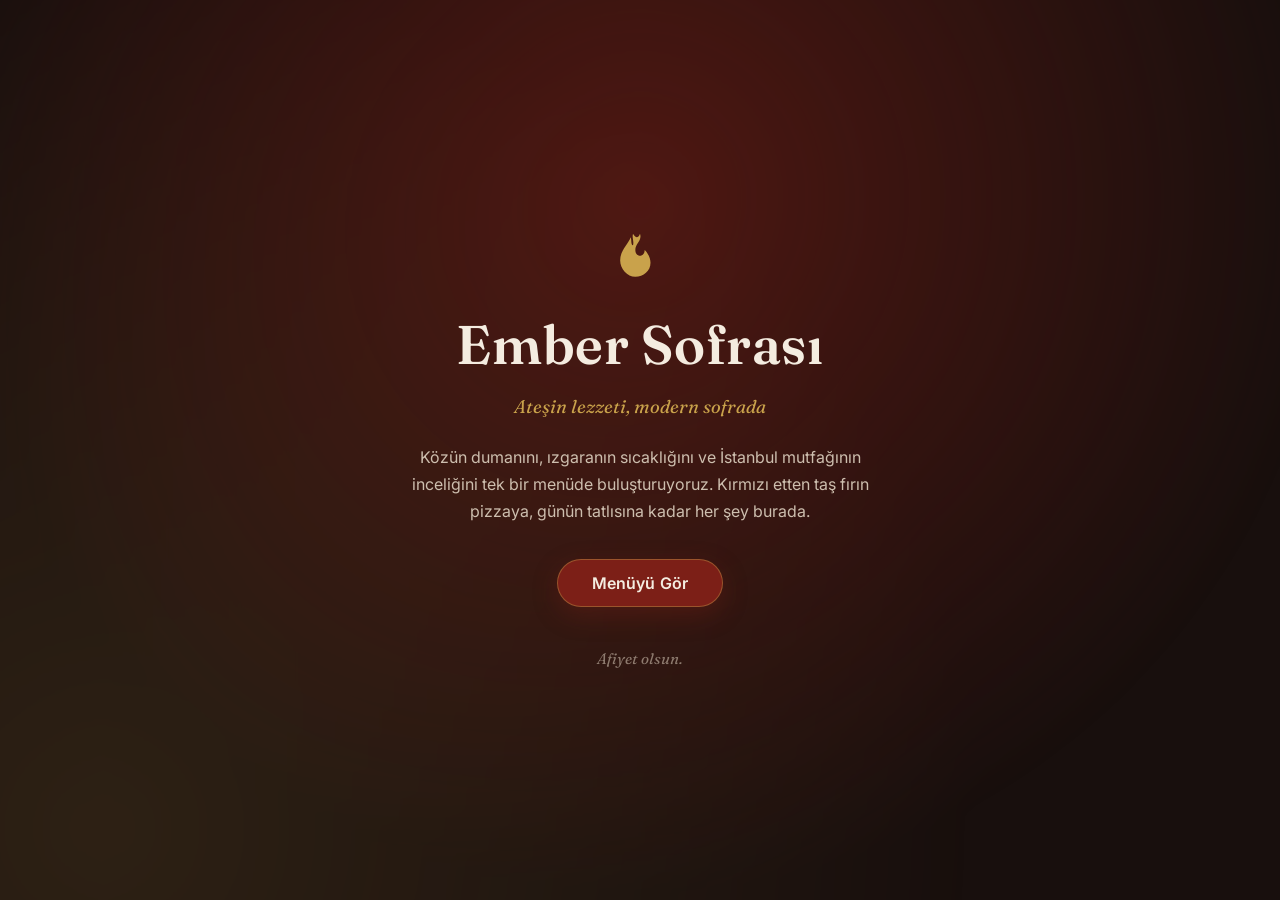
<file: index.html>
<!DOCTYPE html>
<html lang="tr">
<head>
  <meta charset="UTF-8" />
  <meta name="viewport" content="width=device-width, initial-scale=1.0, maximum-scale=1" />
  <title>Ember Sofrası | Anasayfa</title>
  <meta name="description" content="Ember Sofrası — ateşin lezzeti, modern sofrada." />
  <link rel="preconnect" href="https://fonts.googleapis.com">
  <link rel="preconnect" href="https://fonts.gstatic.com" crossorigin>
  <link href="https://fonts.googleapis.com/css2?family=Fraunces:opsz,wght@9..144,400;9..144,500;9..144,600&family=Inter:wght@400;500;600&display=swap" rel="stylesheet">
  <link rel="stylesheet" href="style.css" />
</head>
<body class="home-page">

  <!-- ANA SAYFA: Logo, kısa tanıtım ve menüye geçiş butonu -->
  <main class="hero">
    <!-- Arka planda hafif kor/ateş dokusu -->
    <div class="hero-glow" aria-hidden="true"></div>

    <div class="hero-content">
      <!-- Logo / Restoran adı -->
      <!-- NOT: Kendi logonuzu eklemek için bu img etiketini
           <img src="images/logo.png" alt="Restoran adı"> ile değiştirin,
           ya da metin logo olarak aşağıdaki gibi bırakın. -->
      <div class="brand-mark" aria-hidden="true">
        <svg viewBox="0 0 48 48" class="flame-icon">
          <path d="M24 4c2 6-4 8-4 14 0 3 2 5 4 5s4-2 4-5c3 3 5 7 5 11 0 7-6 12-13 12S7 34 7 27c0-9 7-14 9-20 1 3 0 6 2 7 1-4-1-6 0-10 2 3 4 5 6 0z"/>
        </svg>
      </div>
      <h1 class="brand-name">Ember Sofrası</h1>
      <p class="brand-tagline">Ateşin lezzeti, modern sofrada</p>

      <p class="hero-desc">
        Közün dumanını, ızgaranın sıcaklığını ve İstanbul mutfağının inceliğini
        tek bir menüde buluşturuyoruz. Kırmızı etten taş fırın pizzaya, günün
        tatlısına kadar her şey burada.
      </p>

      <a href="menu.html" class="btn btn-primary">
        Menüyü Gör
      </a>
    </div>

    <p class="hero-footnote">Afiyet olsun.</p>
  </main>

  <script src="script.js"></script>
</body>
</html>
</file>
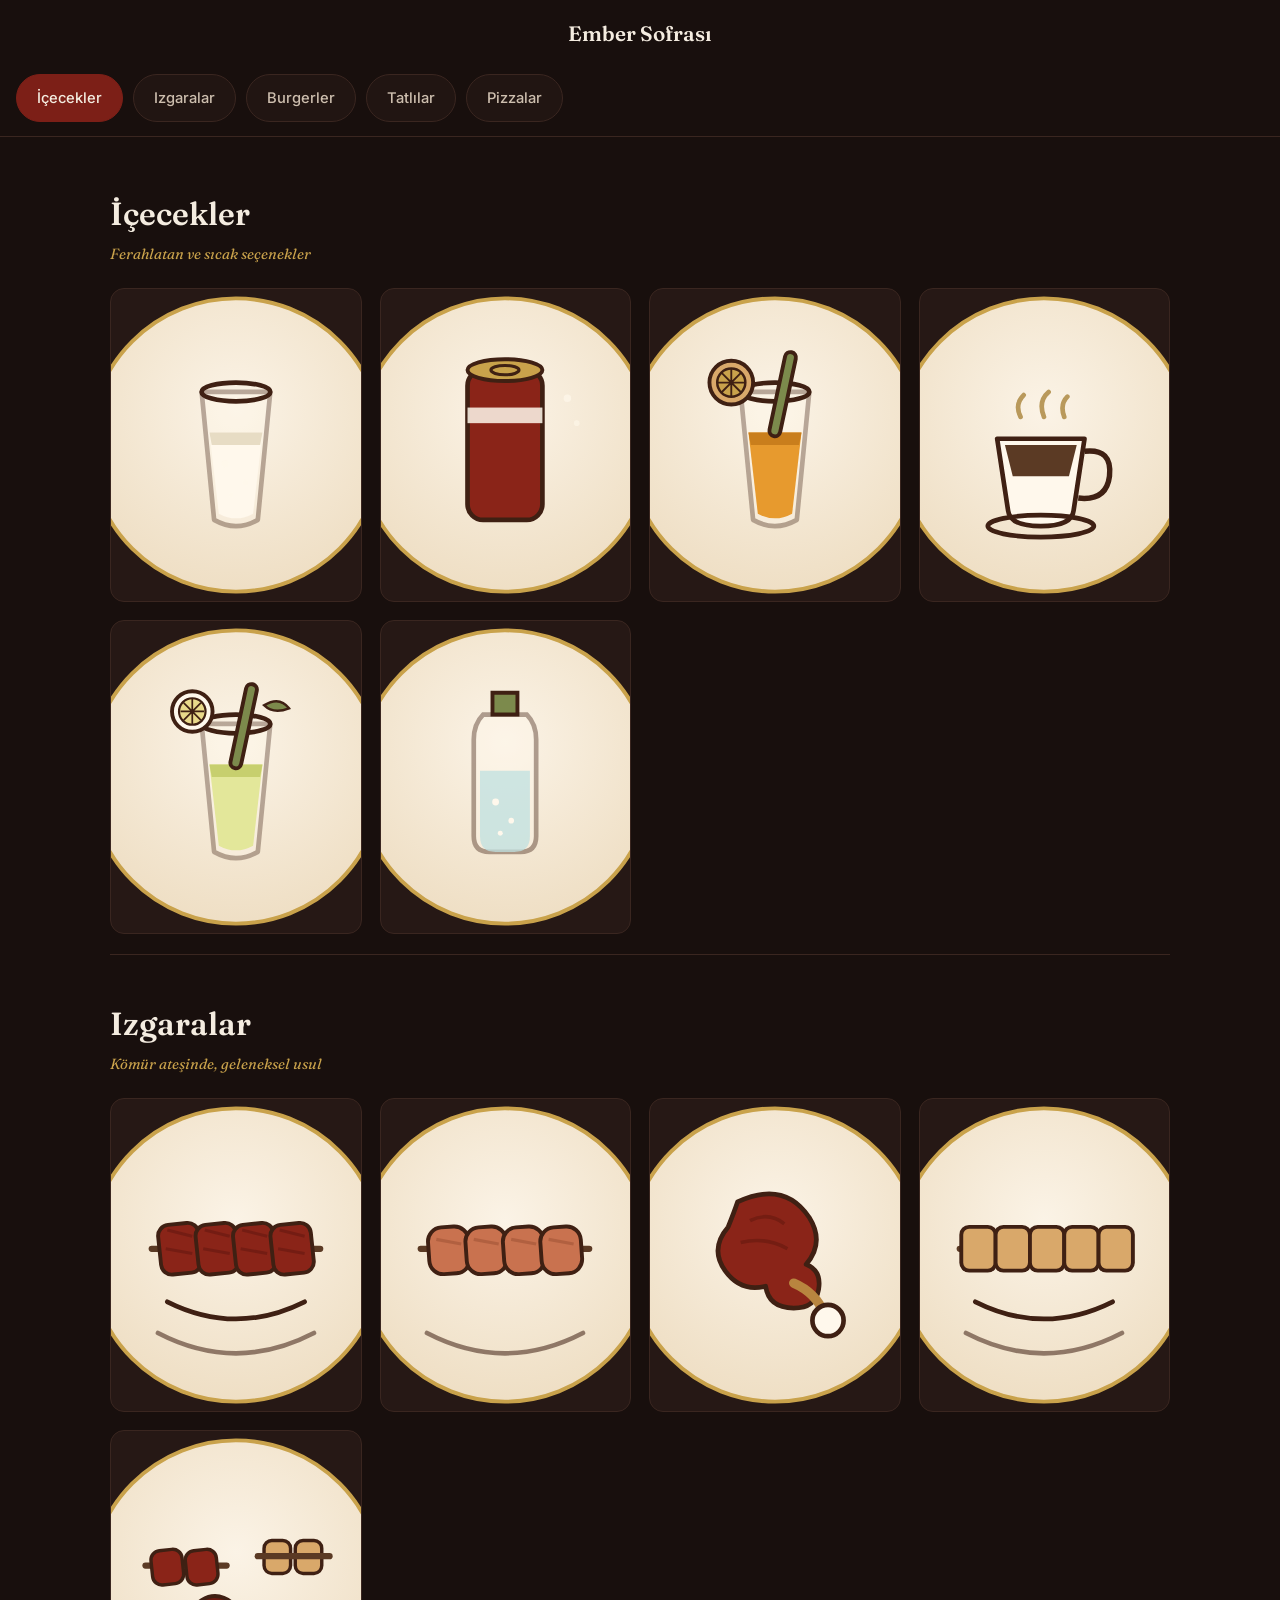
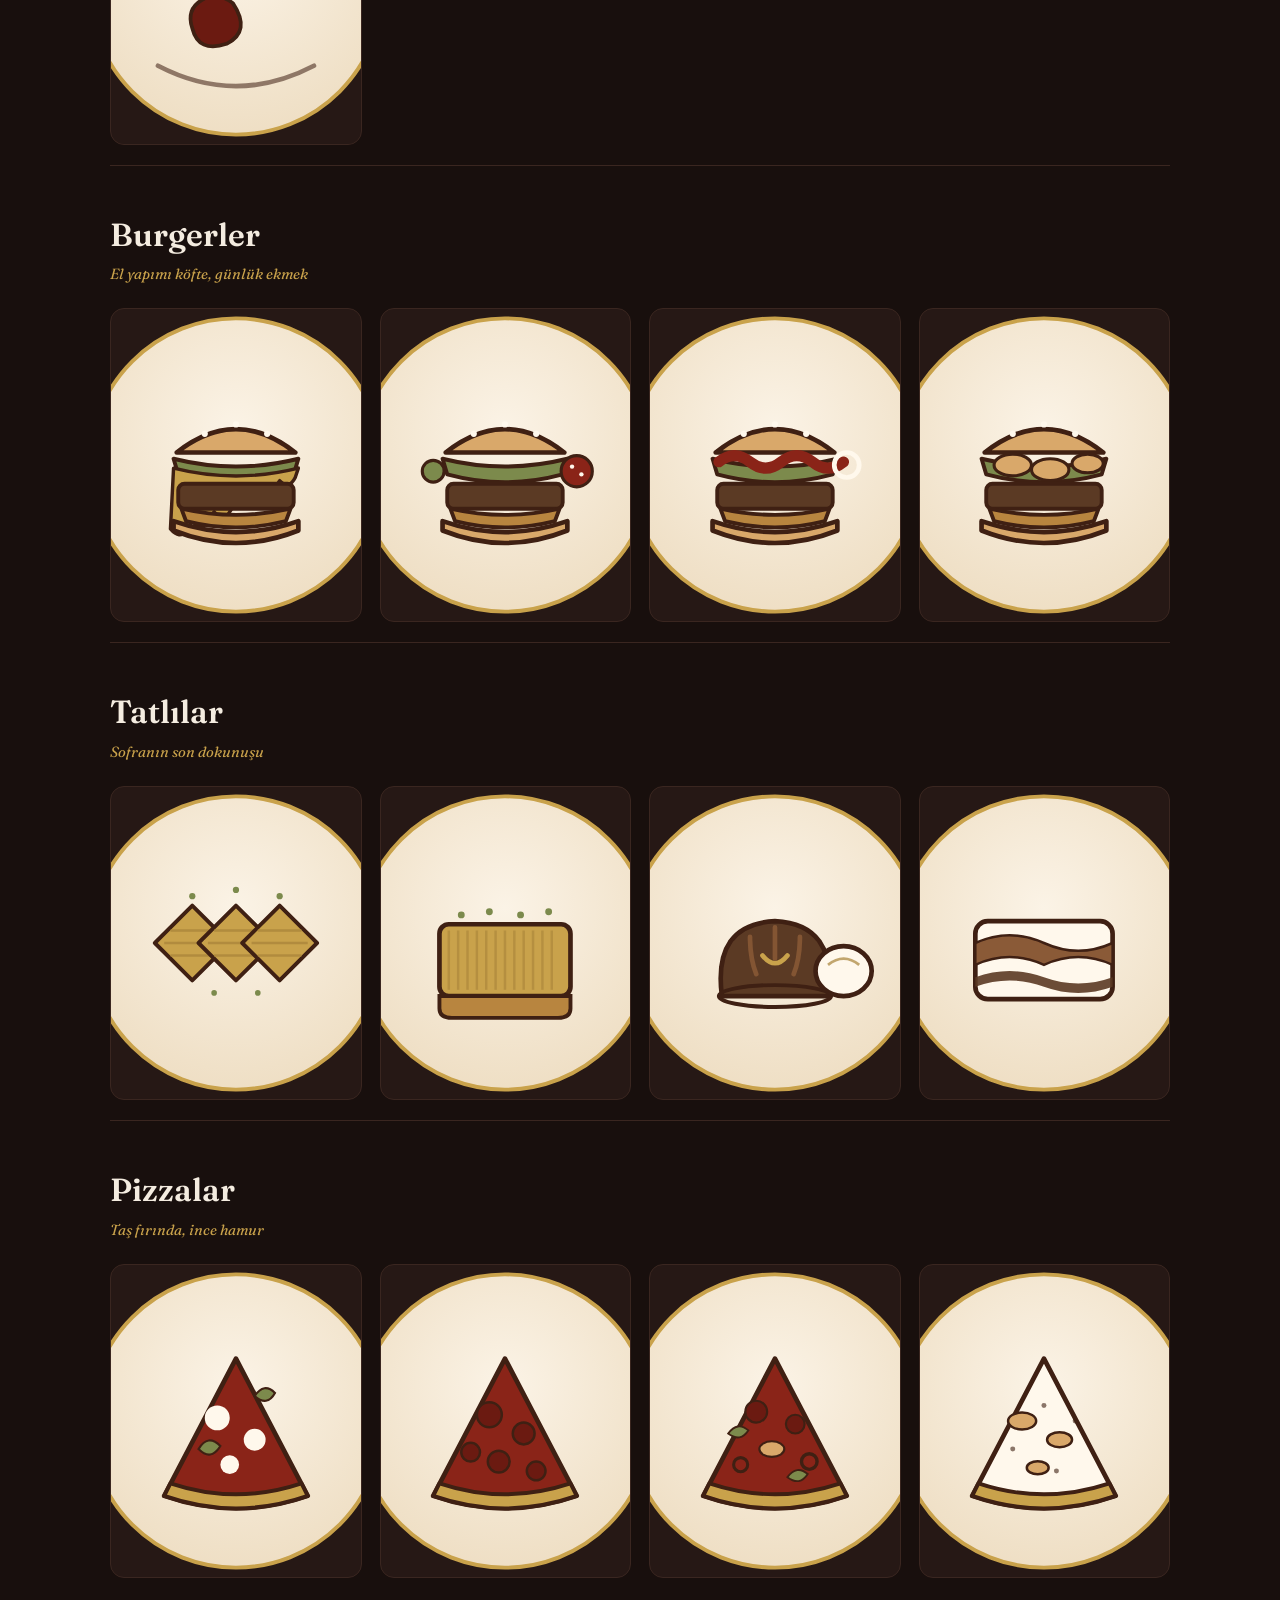
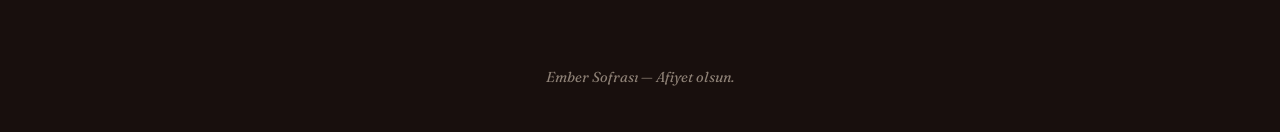
<file: menu.html>
<!DOCTYPE html>

<html lang="tr">
<head>
<meta charset="utf-8"/>
<meta content="width=device-width, initial-scale=1.0, maximum-scale=1" name="viewport"/>
<title>Ember Sofrası | Menü</title>
<meta content="Ember Sofrası dijital menüsü — içecekler, ızgaralar, burgerler, tatlılar ve pizzalar." name="description"/>
<link href="https://fonts.googleapis.com" rel="preconnect"/>
<link crossorigin="" href="https://fonts.gstatic.com" rel="preconnect"/>
<link href="https://fonts.googleapis.com/css2?family=Fraunces:opsz,wght@9..144,400;9..144,500;9..144,600&amp;family=Inter:wght@400;500;600&amp;display=swap" rel="stylesheet"/>
<link href="style.css" rel="stylesheet">
</head>
<body class="menu-page">
<!-- ÜST BAR: Küçük marka başlığı + anasayfaya dönüş -->
<header class="menu-topbar">
<a class="topbar-brand" href="index.html">Ember Sofrası</a>
</header>
<!-- KATEGORİ NAVİGASYONU: yatay, mobilde kaydırılabilir, sticky -->
<nav aria-label="Menü kategorileri" class="category-nav">
<div class="category-nav-scroll">
<button class="category-btn is-active" data-target="icecekler">İçecekler</button>
<button class="category-btn" data-target="izgaralar">Izgaralar</button>
<button class="category-btn" data-target="burgerler">Burgerler</button>
<button class="category-btn" data-target="tatlilar">Tatlılar</button>
<button class="category-btn" data-target="pizzalar">Pizzalar</button>
</div>
</nav>
<main class="menu-content">
<!-- ============ İÇECEKLER ============ -->
<section class="category-section" id="icecekler">
<div class="category-heading">
<h2>İçecekler</h2>
<p class="category-sub">Ferahlatan ve sıcak seçenekler</p>
</div>
<div class="product-grid">
<article aria-expanded="false" aria-label="Ayran, 45 TL. İçeriği görmek için dokunun." class="product-card" role="button" tabindex="0"><div class="card-face card-face--front"><img alt="Ayran" loading="lazy" src="images/ayran.svg"/></div><div class="card-face card-face--back"><h3 class="product-name">Ayran</h3><p class="product-desc">Ev yapımı yoğurt, tuz, buz.</p><span class="product-price">45 TL</span></div></article>
<article aria-expanded="false" aria-label="Kola, 60 TL. İçeriği görmek için dokunun." class="product-card" role="button" tabindex="0"><div class="card-face card-face--front"><img alt="Kola" loading="lazy" src="images/kola.svg"/></div><div class="card-face card-face--back"><h3 class="product-name">Kola</h3><p class="product-desc">330 ml kutu içecek.</p><span class="product-price">60 TL</span></div></article>
<article aria-expanded="false" aria-label="Taze Sıkılmış Portakal Suyu, 75 TL. İçeriği görmek için dokunun." class="product-card" role="button" tabindex="0"><div class="card-face card-face--front"><img alt="Taze Sıkılmış Portakal Suyu" loading="lazy" src="images/portakal-suyu.svg"/></div><div class="card-face card-face--back"><h3 class="product-name">Taze Sıkılmış Portakal Suyu</h3><p class="product-desc">Mevsim portakalından, anında sıkılır.</p><span class="product-price">75 TL</span></div></article>
<article aria-expanded="false" aria-label="Türk Kahvesi, 65 TL. İçeriği görmek için dokunun." class="product-card" role="button" tabindex="0"><div class="card-face card-face--front"><img alt="Türk Kahvesi" loading="lazy" src="images/turk-kahvesi.svg"/></div><div class="card-face card-face--back"><h3 class="product-name">Türk Kahvesi</h3><p class="product-desc">Sade, orta veya şekerli pişirilir, lokum eşliğinde.</p><span class="product-price">65 TL</span></div></article>
<article aria-expanded="false" aria-label="Limonata, 70 TL. İçeriği görmek için dokunun." class="product-card" role="button" tabindex="0"><div class="card-face card-face--front"><img alt="Limonata" loading="lazy" src="images/limonata.svg"/></div><div class="card-face card-face--back"><h3 class="product-name">Limonata</h3><p class="product-desc">Taze limon, nane ve soda.</p><span class="product-price">70 TL</span></div></article>
<article aria-expanded="false" aria-label="Maden Suyu, 40 TL. İçeriği görmek için dokunun." class="product-card" role="button" tabindex="0"><div class="card-face card-face--front"><img alt="Maden Suyu" loading="lazy" src="images/maden-suyu.svg"/></div><div class="card-face card-face--back"><h3 class="product-name">Maden Suyu</h3><p class="product-desc">200 ml, doğal kaynak suyu.</p><span class="product-price">40 TL</span></div></article>
</div>
</section>
<!-- ============ IZGARALAR ============ -->
<section class="category-section" id="izgaralar">
<div class="category-heading">
<h2>Izgaralar</h2>
<p class="category-sub">Kömür ateşinde, geleneksel usul</p>
</div>
<div class="product-grid">
<article aria-expanded="false" aria-label="Adana Kebap, 340 TL. İçeriği görmek için dokunun." class="product-card" role="button" tabindex="0"><div class="card-face card-face--front"><img alt="Adana Kebap" loading="lazy" src="images/adana-kebap.svg"/></div><div class="card-face card-face--back"><h3 class="product-name">Adana Kebap</h3><p class="product-desc">Dana/kuzu eti, közlenmiş biber, domates, pilav, lavaş.</p><span class="product-price">340 TL</span></div></article>
<article aria-expanded="false" aria-label="Urfa Kebap, 340 TL. İçeriği görmek için dokunun." class="product-card" role="button" tabindex="0"><div class="card-face card-face--front"><img alt="Urfa Kebap" loading="lazy" src="images/urfa-kebap.svg"/></div><div class="card-face card-face--back"><h3 class="product-name">Urfa Kebap</h3><p class="product-desc">Acısız kıyma kebabı, közlenmiş sebze, pilav.</p><span class="product-price">340 TL</span></div></article>
<article aria-expanded="false" aria-label="Kuzu Pirzola, 480 TL. İçeriği görmek için dokunun." class="product-card" role="button" tabindex="0"><div class="card-face card-face--front"><img alt="Kuzu Pirzola" loading="lazy" src="images/kuzu-pirzola.svg"/></div><div class="card-face card-face--back"><h3 class="product-name">Kuzu Pirzola</h3><p class="product-desc">Izgara kuzu pirzola, közlenmiş sebzeler, roka salatası.</p><span class="product-price">480 TL</span></div></article>
<article aria-expanded="false" aria-label="Tavuk Şiş, 290 TL. İçeriği görmek için dokunun." class="product-card" role="button" tabindex="0"><div class="card-face card-face--front"><img alt="Tavuk Şiş" loading="lazy" src="images/tavuk-sis.svg"/></div><div class="card-face card-face--back"><h3 class="product-name">Tavuk Şiş</h3><p class="product-desc">Marine edilmiş tavuk göğsü, biber, domates, pilav.</p><span class="product-price">290 TL</span></div></article>
<article aria-expanded="false" aria-label="Karışık Izgara, 520 TL. İçeriği görmek için dokunun." class="product-card" role="button" tabindex="0"><div class="card-face card-face--front"><img alt="Karışık Izgara" loading="lazy" src="images/karisik-izgara.svg"/></div><div class="card-face card-face--back"><h3 class="product-name">Karışık Izgara</h3><p class="product-desc">Adana, pirzola ve tavuk şiş bir arada, közlenmiş sebze.</p><span class="product-price">520 TL</span></div></article>
</div>
</section>
<!-- ============ BURGERLER ============ -->
<section class="category-section" id="burgerler">
<div class="category-heading">
<h2>Burgerler</h2>
<p class="category-sub">El yapımı köfte, günlük ekmek</p>
</div>
<div class="product-grid">
<article aria-expanded="false" aria-label="Cheeseburger, 280 TL. İçeriği görmek için dokunun." class="product-card" role="button" tabindex="0"><div class="card-face card-face--front"><img alt="Cheeseburger" loading="lazy" src="images/cheeseburger.svg"/></div><div class="card-face card-face--back"><h3 class="product-name">Cheeseburger</h3><p class="product-desc">Dana eti, cheddar peyniri, marul, domates, özel sos.</p><span class="product-price">280 TL</span></div></article>
<article aria-expanded="false" aria-label="Klasik Burger, 260 TL. İçeriği görmek için dokunun." class="product-card" role="button" tabindex="0"><div class="card-face card-face--front"><img alt="Klasik Burger" loading="lazy" src="images/klasik-burger.svg"/></div><div class="card-face card-face--back"><h3 class="product-name">Klasik Burger</h3><p class="product-desc">Dana köfte, marul, domates, turşu, ketçap-hardal.</p><span class="product-price">260 TL</span></div></article>
<article aria-expanded="false" aria-label="BBQ Bacon Burger, 320 TL. İçeriği görmek için dokunun." class="product-card" role="button" tabindex="0"><div class="card-face card-face--front"><img alt="BBQ Bacon Burger" loading="lazy" src="images/bbq-bacon-burger.svg"/></div><div class="card-face card-face--back"><h3 class="product-name">BBQ Bacon Burger</h3><p class="product-desc">Dana köfte, dana pastırma, cheddar, BBQ sos, soğan halkası.</p><span class="product-price">320 TL</span></div></article>
<article aria-expanded="false" aria-label="Mantar Burger, 310 TL. İçeriği görmek için dokunun." class="product-card" role="button" tabindex="0"><div class="card-face card-face--front"><img alt="Mantar Burger" loading="lazy" src="images/mantar-burger.svg"/></div><div class="card-face card-face--back"><h3 class="product-name">Mantar Burger</h3><p class="product-desc">Dana köfte, karamelize mantar, füme peynir, trüf mayonez.</p><span class="product-price">310 TL</span></div></article>
</div>
</section>
<!-- ============ TATLILAR ============ -->
<section class="category-section" id="tatlilar">
<div class="category-heading">
<h2>Tatlılar</h2>
<p class="category-sub">Sofranın son dokunuşu</p>
</div>
<div class="product-grid">
<article aria-expanded="false" aria-label="Baklava, 180 TL. İçeriği görmek için dokunun." class="product-card" role="button" tabindex="0"><div class="card-face card-face--front"><img alt="Baklava" loading="lazy" src="images/baklava.svg"/></div><div class="card-face card-face--back"><h3 class="product-name">Baklava</h3><p class="product-desc">Antep fıstıklı, ince yufka, hafif şerbetli.</p><span class="product-price">180 TL</span></div></article>
<article aria-expanded="false" aria-label="Künefe, 200 TL. İçeriği görmek için dokunun." class="product-card" role="button" tabindex="0"><div class="card-face card-face--front"><img alt="Künefe" loading="lazy" src="images/kunefe.svg"/></div><div class="card-face card-face--back"><h3 class="product-name">Künefe</h3><p class="product-desc">Sıcak servis, kaymaklı, fıstıklı.</p><span class="product-price">200 TL</span></div></article>
<article aria-expanded="false" aria-label="Sufle, 190 TL. İçeriği görmek için dokunun." class="product-card" role="button" tabindex="0"><div class="card-face card-face--front"><img alt="Sufle" loading="lazy" src="images/sufle.svg"/></div><div class="card-face card-face--back"><h3 class="product-name">Sufle</h3><p class="product-desc">Sıcak çikolatalı sufle, vanilyalı dondurma eşliğinde.</p><span class="product-price">190 TL</span></div></article>
<article aria-expanded="false" aria-label="Kazandibi, 150 TL. İçeriği görmek için dokunun." class="product-card" role="button" tabindex="0"><div class="card-face card-face--front"><img alt="Kazandibi" loading="lazy" src="images/kazandibi.svg"/></div><div class="card-face card-face--back"><h3 class="product-name">Kazandibi</h3><p class="product-desc">Geleneksel süt tatlısı, karamelize taban.</p><span class="product-price">150 TL</span></div></article>
</div>
</section>
<!-- ============ PİZZALAR ============ -->
<section class="category-section" id="pizzalar">
<div class="category-heading">
<h2>Pizzalar</h2>
<p class="category-sub">Taş fırında, ince hamur</p>
</div>
<div class="product-grid">
<article aria-expanded="false" aria-label="Margherita, 240 TL. İçeriği görmek için dokunun." class="product-card" role="button" tabindex="0"><div class="card-face card-face--front"><img alt="Margherita" loading="lazy" src="images/margherita.svg"/></div><div class="card-face card-face--back"><h3 class="product-name">Margherita</h3><p class="product-desc">Domates sos, mozzarella, taze fesleğen.</p><span class="product-price">240 TL</span></div></article>
<article aria-expanded="false" aria-label="Sucuklu Pizza, 280 TL. İçeriği görmek için dokunun." class="product-card" role="button" tabindex="0"><div class="card-face card-face--front"><img alt="Sucuklu Pizza" loading="lazy" src="images/sucuklu-pizza.svg"/></div><div class="card-face card-face--back"><h3 class="product-name">Sucuklu Pizza</h3><p class="product-desc">Domates sos, mozzarella, kangal sucuk.</p><span class="product-price">280 TL</span></div></article>
<article aria-expanded="false" aria-label="Karışık Pizza, 300 TL. İçeriği görmek için dokunun." class="product-card" role="button" tabindex="0"><div class="card-face card-face--front"><img alt="Karışık Pizza" loading="lazy" src="images/karisik-pizza.svg"/></div><div class="card-face card-face--back"><h3 class="product-name">Karışık Pizza</h3><p class="product-desc">Sucuk, sosis, mantar, biber, zeytin.</p><span class="product-price">300 TL</span></div></article>
<article aria-expanded="false" aria-label="Truffle Pizza, 340 TL. İçeriği görmek için dokunun." class="product-card" role="button" tabindex="0"><div class="card-face card-face--front"><img alt="Truffle Pizza" loading="lazy" src="images/truffle-pizza.svg"/></div><div class="card-face card-face--back"><h3 class="product-name">Truffle Pizza</h3><p class="product-desc">Beyaz sos, mantar, trüf yağı, parmesan.</p><span class="product-price">340 TL</span></div></article>
</div>
</section>
</main>
<footer class="menu-footer">
<p>Ember Sofrası — Afiyet olsun.</p>
</footer>
<script src="script.js"></script>
</body>
</html>
</file>
<file: style.css>
/* =========================================================
   EMBER SOFRASI — DİJİTAL MENÜ STİL DOSYASI
   Tasarım dili: koyu kor/oxblood kırmızı zemin + altın vurgular
   Tipografi: Fraunces (başlıklar) + Inter (gövde metni / arayüz)
   ========================================================= */

/* ---------- 1. TASARIM TOKENLARI (Renk / Tipografi / Boşluk) ---------- */
:root {
  /* Renkler */
  --color-bg: #180f0d;              /* ana zemin: derin, sıcak kömür-siyahı */
  --color-bg-soft: #211512;         /* biraz daha açık zemin (bölüm ayrımı için) */
  --color-surface: #261815;         /* ürün kartı yüzeyi */
  --color-surface-hover: #2e1d19;   /* kart hover durumu */
  --color-oxblood: #7c1f17;         /* ana kırmızı (koyu/oxblood) */
  --color-oxblood-light: #9c2c20;   /* buton hover kırmızısı */
  --color-ember: #c7301f;           /* canlı vurgu kırmızısı (az kullanılır) */
  --color-gold: #c9a24b;            /* altın vurgu */
  --color-gold-soft: #c9a24b66;     /* yarı saydam altın (çizgiler için) */
  --color-cream: #f4ece0;           /* ana metin rengi (koyu zeminde) */
  --color-cream-dim: #cdbeae;       /* ikincil metin rengi */
  --color-line: #3a2620;            /* ince ayraç çizgisi */

  /* Tipografi */
  --font-display: "Fraunces", Georgia, serif;
  --font-body: "Inter", -apple-system, BlinkMacSystemFont, "Segoe UI", sans-serif;

  /* Boşluk / ölçek */
  --radius-card: 14px;
  --radius-btn: 999px;
  --max-width: 1100px;

  /* Dokunmatik hedef minimum boyutu */
  --touch-target: 48px;
}

/* ---------- 2. TEMEL SIFIRLAMA ---------- */
* {
  margin: 0;
  padding: 0;
  box-sizing: border-box;
}

html {
  scroll-behavior: smooth; /* kategori linklerinde smooth scroll için */
}

body {
  background-color: var(--color-bg);
  color: var(--color-cream);
  font-family: var(--font-body);
  line-height: 1.55;
  -webkit-font-smoothing: antialiased;
  min-height: 100vh;
}

img {
  display: block;
  max-width: 100%;
}

a {
  color: inherit;
  text-decoration: none;
}

button {
  font-family: inherit;
  border: none;
  background: none;
  cursor: pointer;
}

/* Hareket azaltma tercihine saygı */
@media (prefers-reduced-motion: reduce) {
  html { scroll-behavior: auto; }
  *, *::before, *::after {
    animation-duration: 0.001ms !important;
    transition-duration: 0.001ms !important;
  }
}

/* Klavye ile gezinen kullanıcılar için görünür odak halkası */
a:focus-visible,
button:focus-visible,
[role="button"]:focus-visible {
  outline: 2px solid var(--color-gold);
  outline-offset: 3px;
  border-radius: 4px;
}

/* =========================================================
   3. ANA SAYFA
   ========================================================= */
.hero {
  position: relative;
  min-height: 100svh;
  display: flex;
  flex-direction: column;
  align-items: center;
  justify-content: center;
  text-align: center;
  padding: 32px 24px;
  overflow: hidden;
}

/* Arka planda hafif, yavaş nefes alan kor parıltısı — tek, kontrollü hareket */
.hero-glow {
  position: absolute;
  inset: -20%;
  background:
    radial-gradient(circle at 50% 30%, rgba(124, 31, 23, 0.55), transparent 55%),
    radial-gradient(circle at 20% 80%, rgba(201, 162, 75, 0.12), transparent 50%);
  filter: blur(10px);
  animation: emberBreathe 8s ease-in-out infinite;
  pointer-events: none;
}

@keyframes emberBreathe {
  0%, 100% { opacity: 0.75; transform: scale(1); }
  50% { opacity: 1; transform: scale(1.05); }
}

.hero-content {
  position: relative;
  z-index: 1;
  max-width: 480px;
  display: flex;
  flex-direction: column;
  align-items: center;
}

.brand-mark {
  width: 56px;
  height: 56px;
  margin-bottom: 18px;
  color: var(--color-gold);
}

.flame-icon {
  width: 100%;
  height: 100%;
  fill: currentColor;
}

.brand-name {
  font-family: var(--font-display);
  font-weight: 600;
  font-size: clamp(2.4rem, 9vw, 3.4rem);
  letter-spacing: 0.01em;
  color: var(--color-cream);
}

.brand-tagline {
  font-family: var(--font-display);
  font-style: italic;
  font-weight: 400;
  font-size: 1.15rem;
  color: var(--color-gold);
  margin-top: 6px;
}

.hero-desc {
  margin-top: 22px;
  font-size: 1rem;
  color: var(--color-cream-dim);
  line-height: 1.7;
}

.hero-footnote {
  position: relative;
  z-index: 1;
  margin-top: 40px;
  font-family: var(--font-display);
  font-style: italic;
  color: var(--color-cream-dim);
  opacity: 0.6;
  font-size: 0.95rem;
}

/* ---------- Butonlar ---------- */
.btn {
  display: inline-flex;
  align-items: center;
  justify-content: center;
  min-height: var(--touch-target);
  padding: 0 34px;
  margin-top: 34px;
  border-radius: var(--radius-btn);
  font-family: var(--font-body);
  font-weight: 600;
  font-size: 1rem;
  letter-spacing: 0.01em;
  transition: transform 0.18s ease, background-color 0.18s ease, box-shadow 0.18s ease;
}

.btn-primary {
  background-color: var(--color-oxblood);
  color: var(--color-cream);
  border: 1px solid var(--color-gold-soft);
  box-shadow: 0 8px 24px rgba(124, 31, 23, 0.35);
}

.btn-primary:hover,
.btn-primary:focus-visible {
  background-color: var(--color-oxblood-light);
  transform: translateY(-2px);
  box-shadow: 0 10px 28px rgba(124, 31, 23, 0.45);
}

.btn-primary:active {
  transform: translateY(0);
}

/* =========================================================
   4. MENÜ SAYFASI — ÜST BAR
   ========================================================= */
.menu-topbar {
  padding: 18px 24px 10px;
  text-align: center;
}

.topbar-brand {
  font-family: var(--font-display);
  font-weight: 600;
  font-size: 1.3rem;
  color: var(--color-cream);
}

/* ---------- Kategori navigasyonu: yatay, sticky, kaydırılabilir ---------- */
.category-nav {
  position: sticky;
  top: 0;
  z-index: 10;
  background-color: var(--color-bg);
  border-bottom: 1px solid var(--color-line);
  padding: 10px 0;
}

.category-nav-scroll {
  display: flex;
  gap: 10px;
  overflow-x: auto;
  scroll-behavior: smooth;
  padding: 4px 16px;
  /* Mobil tarayıcılarda kaydırma çubuğunu gizle */
  scrollbar-width: none;
  -ms-overflow-style: none;
}

.category-nav-scroll::-webkit-scrollbar {
  display: none;
}

.category-btn {
  flex: 0 0 auto;
  min-height: var(--touch-target);
  padding: 0 20px;
  border-radius: var(--radius-btn);
  border: 1px solid var(--color-line);
  background-color: var(--color-bg-soft);
  color: var(--color-cream-dim);
  font-size: 0.92rem;
  font-weight: 500;
  white-space: nowrap;
  transition: background-color 0.18s ease, color 0.18s ease, border-color 0.18s ease;
}

.category-btn:hover {
  border-color: var(--color-gold-soft);
  color: var(--color-cream);
}

.category-btn.is-active {
  background-color: var(--color-oxblood);
  border-color: var(--color-oxblood);
  color: var(--color-cream);
}

/* =========================================================
   5. MENÜ İÇERİĞİ — KATEGORİ BÖLÜMLERİ VE ÜRÜN KARTLARI
   ========================================================= */
.menu-content {
  max-width: var(--max-width);
  margin: 0 auto;
  padding: 8px 20px 40px;
}

.category-section {
  padding-top: 44px;
  padding-bottom: 12px;
  /* sticky üst bara takılmaması için kaydırma hedefine pay bırak */
  scroll-margin-top: 78px;
  border-bottom: 1px solid var(--color-line);
}

.category-section:last-of-type {
  border-bottom: none;
}

.category-heading {
  margin-bottom: 22px;
}

.category-heading h2 {
  font-family: var(--font-display);
  font-weight: 600;
  font-size: clamp(1.6rem, 5vw, 2rem);
  color: var(--color-cream);
}

.category-sub {
  margin-top: 4px;
  font-size: 0.92rem;
  color: var(--color-gold);
  font-family: var(--font-display);
  font-style: italic;
}

/* ---------- Ürün ızgarası ---------- */
/* Kutucuklar artık yalnızca görsel gösterdiği için mobilde 2 sütun
   halinde, bir fotoğraf galerisi gibi düzenlenir. */
.product-grid {
  display: grid;
  grid-template-columns: repeat(2, 1fr);
  gap: 14px;
  padding-bottom: 8px;
}

@media (min-width: 620px) {
  .product-grid {
    grid-template-columns: repeat(3, 1fr);
    gap: 18px;
  }
}

@media (min-width: 960px) {
  .product-grid {
    grid-template-columns: repeat(4, 1fr);
  }
}

/* ---------- Ürün kutucuğu ----------
   Kutucuk sabit boyutlu bir "pencere" (overflow: hidden). İçinde iki
   katman üst üste durur: ön yüz (yalnızca görsel) ve arka yüz (isim,
   içerik, fiyat). Varsayılanda ön yüz görünür, arka yüz kutunun hemen
   altında bekler. Tıklanınca ön yüz yukarı kayıp kayboluyor, arka yüz
   aşağıdan yukarı kayarak onun yerini alıyor — ikisi de aynı kutu
   sınırları içinde kalıyor. */
.product-card {
  position: relative;
  aspect-ratio: 4 / 5;
  border-radius: var(--radius-card);
  overflow: hidden;
  background-color: var(--color-surface);
  border: 1px solid var(--color-line);
  cursor: pointer;
  transition: border-color 0.3s ease, box-shadow 0.3s ease;
}

/* Fare kullanan cihazlarda hafif bir "tıklanabilir" ipucu */
@media (hover: hover) and (pointer: fine) {
  .product-card:hover,
  .product-card:focus-visible {
    border-color: var(--color-gold-soft);
    box-shadow: 0 10px 24px rgba(0, 0, 0, 0.35);
  }
}

.card-face {
  position: absolute;
  top: 0;
  left: 0;
  right: 0;
  bottom: 0;
  transition: transform 0.5s cubic-bezier(0.65, 0, 0.35, 1);
}

/* Ön yüz: sadece görsel, kutuyu tamamen kaplar */
.card-face--front {
  transform: translateY(0);
}

.card-face--front img {
  width: 100%;
  height: 100%;
  object-fit: cover;
  display: block;
}

/* Arka yüz: isim + içerik + fiyat, kutunun hemen altında bekler */
.card-face--back {
  transform: translateY(100%);
  display: flex;
  flex-direction: column;
  align-items: center;
  justify-content: center;
  text-align: center;
  gap: 6px;
  padding: 16px 12px;
  background-color: var(--color-surface);
  overflow-y: auto;
}

/* Kutucuk açık durumdayken: görsel yukarı kayıp kayboluyor,
   içerik aşağıdan yukarı kayarak yerine geliyor */
.product-card.is-open .card-face--front {
  transform: translateY(-100%);
}

.product-card.is-open .card-face--back {
  transform: translateY(0);
}

.product-name {
  font-family: var(--font-display);
  font-weight: 500;
  font-size: 1rem;
  color: var(--color-gold);
  line-height: 1.25;
}

.product-price {
  font-family: var(--font-display);
  font-weight: 600;
  font-size: 0.95rem;
  color: var(--color-cream);
}

.product-desc {
  font-size: 0.82rem;
  color: var(--color-cream-dim);
  line-height: 1.55;
}

@media (min-width: 620px) {
  .product-name { font-size: 1.08rem; }
  .product-desc { font-size: 0.88rem; }
}

/* ---------- Alt bilgi ---------- */
.menu-footer {
  text-align: center;
  padding: 28px 20px 44px;
  font-family: var(--font-display);
  font-style: italic;
  color: var(--color-cream-dim);
  opacity: 0.65;
  font-size: 0.9rem;
}

/* =========================================================
   6. KÜÇÜK EKRAN İNCE AYARLARI (QR ile açılan telefonlar için)
   ========================================================= */
@media (max-width: 380px) {
  .brand-name {
    font-size: 2.1rem;
  }
  .menu-content {
    padding-left: 14px;
    padding-right: 14px;
  }
}
</file>
